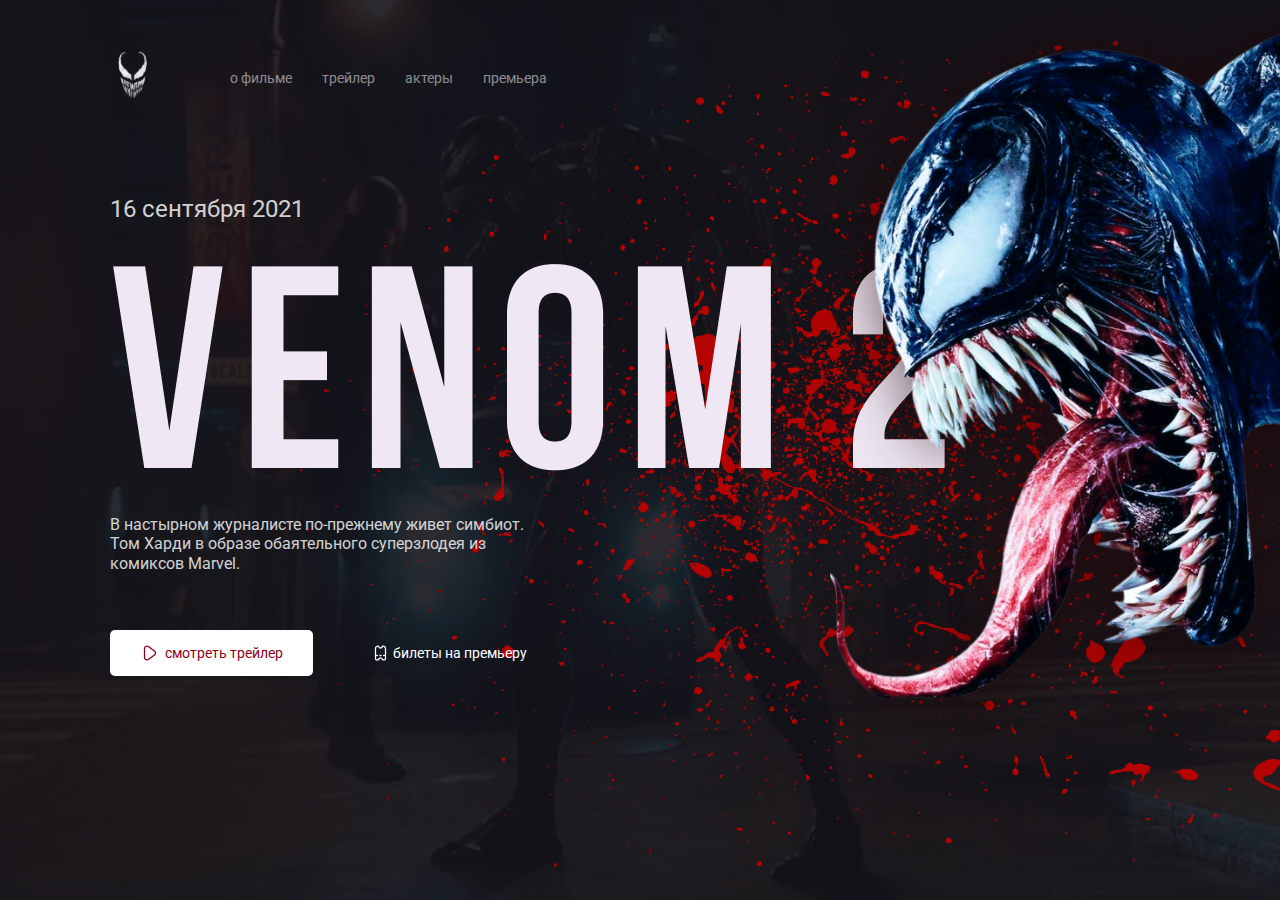
<file: index.html>
<!-- Page 1(main page) -->
<!DOCTYPE  html>
<html lang="ru">
  <head>
    <meta charset="UTF-8">
    <title>Веном 2</title>
    <link href="img/ICONvenom2.png" rel="shortcut icon">
    <link rel="preconnect" href="https://fonts.googleapis.com">
    <link rel="preconnect" href="https://fonts.gstatic.com" crossorigin>
    <link href="https://fonts.googleapis.com/css2?family=Roboto&display=swap" rel="stylesheet">
    <link href="css/reset.css" rel="stylesheet">
    <link href="css/style.css" rel="stylesheet">
  </head>
  <body>
    <!-- Начало header -->
    <header class="header">
      <img src="./img/venom_bgi_2x.png" alt="" class="venom-bgi_2">
      <div class="navbar container">
        <a href="index.html" class="mainlink">
          <img src="img/logo/i-removebg-preview 1.svg" alt="logo">
          </a>
        <!-- Началo nav -->
        <nav class="nav">
          <ul class="ul">
            <li class="li-item"><a href="about-film.html" class="link-item">о фильме</a></li>
            <li class="li-item"><a href="#" class="link-item">трейлер</a></li>
            <li class="li-item"><a href="#" class="link-item">актеры</a></li>
            <li class="li-item"><a href="#" class="link-item">премьера</a></li>
          </ul>
        </nav>
        <!-- Конец nav -->
      </div>
      <div class="aboutmainpage container">
        <p class="dataP">16 сентября 2021</p>
      </div>
      <div class="venom2 container">
        <img src="./img/Venom 2.png" alt="Venom 2">
      </div>
      <div class="description container">
        <p class="description-p">В настырном журналисте по-прежнему живет симбиот. Том Харди в образе обаятельного суперзлодея из комиксов Marvel.</p>
      </div>
      <div class="buttons container">
        <div>
          <a href="#" class="linkend linktrailer"><img src="./img/Vector_trailer.png" alt="trailer" class="img-linktrailer">смотреть трейлер</a>
        </div>
        <div>
          <a href="#" class="linkend linkticket"><img src="./img/Ticket.png" alt="ticket" class="img-linkticket">билеты на премьеру</a>
        </div>
      </div>
    </header>
    <!-- Конец header -->
  </body>
</html>
</file>
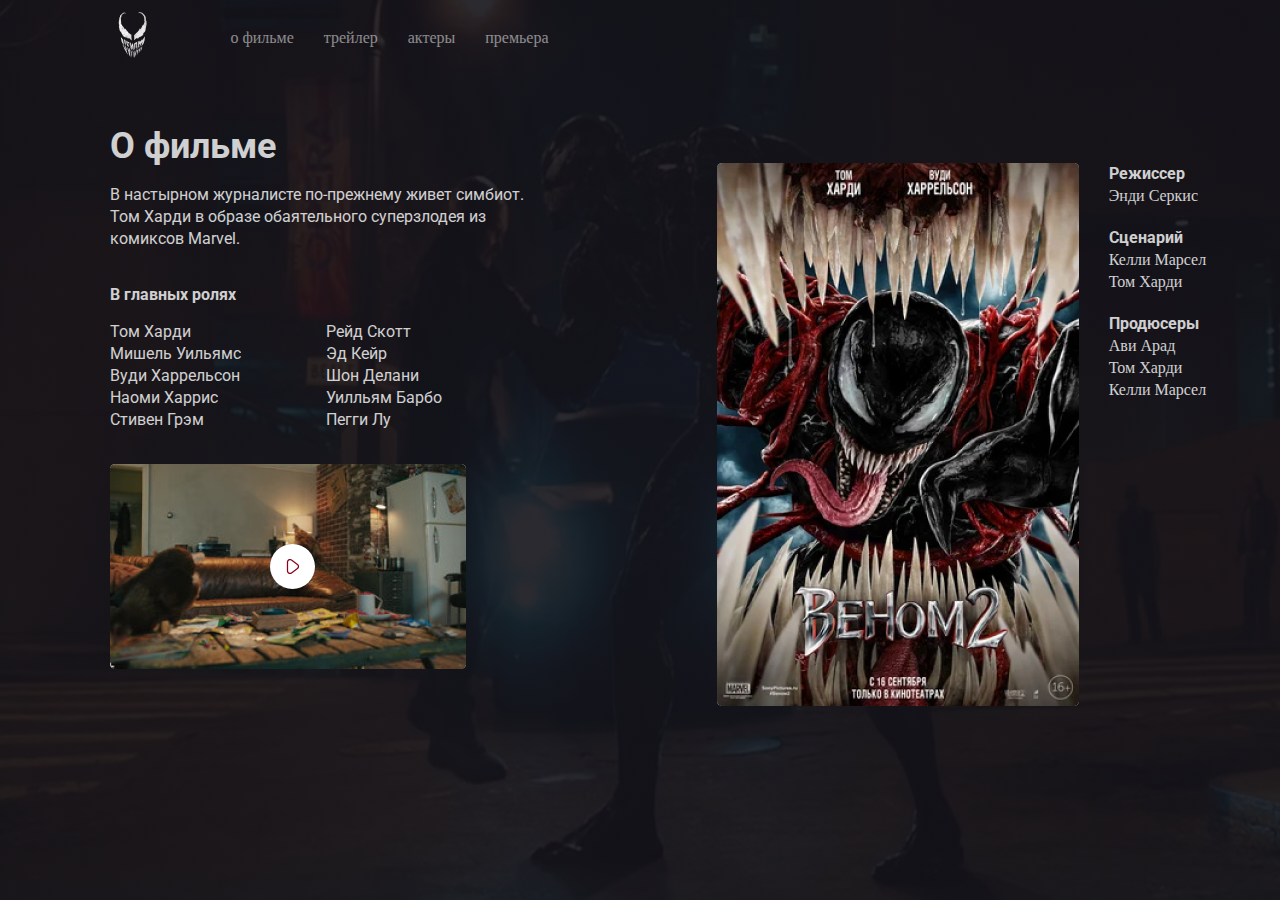
<file: about-film.html>
<!DOCTYPE html>
<html lang="en">
<head>
  <meta charset="UTF-8">
  <meta http-equiv="X-UA-Compatible" content="IE=edge">
  <meta name="viewport" content="width=device-width, initial-scale=1.0">
  <title>О фильме Веном 2</title>
  <link href="img/ICONvenom2.png" rel="shortcut icon">
  <link rel="preconnect" href="https://fonts.googleapis.com">
  <link rel="preconnect" href="https://fonts.gstatic.com" crossorigin>
  <link href="https://fonts.googleapis.com/css2?family=Roboto&display=swap" rel="stylesheet">
  <link href="css/reset.css" rel="stylesheet">
  <link href="css/about-page.css" rel="stylesheet">
</head>
<body>
  <!-- Начало header -->
  <header class="header">
    <div class="navbar container">
      <a href="index.html" class="mainlink">
        <img src="../img/img_about_page/logo/logo_about_page.png" alt="logo">
      </a>
      <!-- Началo nav -->
      <nav class="nav">
        <ul class="ul">
          <li class="li-item"><a href="about-film.html" class="link-item">о фильме</a></li>
          <li class="li-item"><a href="#" class="link-item">трейлер</a></li>
          <li class="li-item"><a href="#" class="link-item">актеры</a></li>
          <li class="li-item"><a href="#" class="link-item">премьера</a></li>
        </ul>
      </nav>
      <!-- Конец nav -->
    </div>
    <!-- Конец блоку navbar -->
    <div class="section-flex">
    <section class="main-about-film container">
      <div class="about-film">
        <h1 class="title-about-film">О фильме</h1>
        <p class="descriptin-about-film">В настырном журналисте по-прежнему живет симбиот. Том Харди в образе обаятельного суперзлодея из комиксов Marvel.</p>
      </div>
      <!--конец .about-film -->
      <div class="heroes-list-block">
        <h2 class="heroes-title">В главных ролях</h2>
        <div class="flex-lists">
          <ul class="the-first-list">
          <li class="list-item-heroes">Том Харди</li>
          <li class="list-item-heroes">Мишель Уильямс</li>
          <li class="list-item-heroes">Вуди Харрельсон</li>
          <li class="list-item-heroes">Наоми Харрис</li>
          <li class="list-item-heroes">Стивен Грэм</li>
      </ul>
        <ul class="the-second-list">
          <li class="list-item-heroes">Рейд Скотт</li>
          <li class="list-item-heroes">Эд Кейр</li>
          <li class="list-item-heroes">Шон Делани</li>
          <li class="list-item-heroes">Уилльям Барбо</li>
          <li class="list-item-heroes">Пегги Лу</li>
        </ul>
        </div>
        <!-- конец flex-lists -->
      </div>
      <!-- конец .heroes-list-block -->
      <div class="trailer-watch">
        <img src="../img/img_about_page/trailer/Rectangle 2.jpg" alt="video-trailer" class="trailer-video">
        <img src="../img/img_about_page/trailer/Frame 2.svg" alt="logo-trailer" class="trailer-video-logo">
      </div>
      <!-- конец .trailer-watch -->
    </section>
    <!-- конец section 1 -->
    <section class="about-about-film container">
      <div class="flex-about-film">
        <div class="image-venom-poster">
          <img src="../img/img_about_page/img-preview/poster.jpg" alt="" class="venom-poster">
        </div>
        <div class="lists-poster-about">
          <h3 class="title-about-poster">Режиссер</h3>
          <ul class="list-poster">
            <li class="list-item-poster">Энди Серкис</li>
        </ul>
        <h3 class="title-about-poster">Сценарий</h3>
        <ul class="list-poster">
          <li class="list-item-poster">Келли Марсел</li>
          <li class="list-item-poster">Том Харди</li>
        </ul>
        <h3 class="title-about-poster">Продюсеры</h3>
        <ul class="list-poster">
          <li class="list-item-poster">Ави Арад</li>
          <li class="list-item-poster">Том Харди</li>
          <li class="list-item-poster">Келли Марсел</li>
        </ul>
        </div>
      </div>
    </section>
    <!-- /.about-about-film container -->
    </div>
    <!-- конец flex-section -->
  </header>
  <!-- Конец header -->
</body>
</html>
</file>
<file: css/style.css>
body {
  color: #fff;
}
.container {
  max-width: 1366px;
  margin: 0 auto;
  margin-left: 110px;
}
.header {
  min-height: 100vh;
  background-color: #14131ae5;
  background-image: url("../img/blood_bgi_2.png"),
    linear-gradient(0deg, rgba(20, 19, 26, 0.9), rgba(20, 19, 26, 0.9)),
    url("../img/background2.jpg");
  background-repeat: no-repeat, no-repeat;
  background-position: right center, center top;
  background-size: 1024px, cover, cover;
}
.venom-bgi_2 {
  height: 724px;
  position: absolute;
  background-repeat: no-repeat;
  background-size: contain;
  right: 0;
  top: 12px;
}
.navbar {
  display: flex;
  padding-top: 40px;
  justify-content: left;
  align-items: center;
  margin-left: 110px;
}
.mainlink {
  margin-right: 52px;
}
.ul {
  display: flex;
}
.li-item {
  list-style-type: none;
}
.link-item {
  text-decoration: none;
  color: #fff;
  opacity: 0.5;
  margin-right: 30px;
  font-size: 14px;
  font-family: "Roboto", sans-serif;
}
.dataP {
  font-size: 24px;
  font-family: "Roboto", sans-serif;
  opacity: 0.8;
  margin-top: 80px;
}
.venom2 {
  margin-top: 40px;
  margin-left: 113px;
}
.description {
  margin-top: 40px;
  width: 423px;
}
.description-p {
  font-size: 16px;
  font-family: "Roboto", sans-serif;
  opacity: 0.8;
}
.buttons {
  display: flex;
  margin-top: 70px;
  /* width: 423px; */
  padding-bottom: 144px;
}
.linkend {
  text-decoration: none;
  color: #fff;
  font-size: 14px;
  font-family: "Roboto", sans-serif;
}
.linktrailer {
  position: relative;
  color: #8d0019;
  background-color: #fff;
  padding: 15px;
  padding-left: 55px;
  padding-right: 30px;
  border-radius: 5px;
}
.linkticket {
  position: relative;
  margin-left: 60px;
  padding-left: 20px;
}
.img-linktrailer {
  position: absolute;
  top: 0;
  left: 0;
  margin-top: 15px;
  margin-left: 33px;
}
.img-linkticket {
  position: absolute;
  top: 0;
  left: 0;
  margin-right: 10px;
}
</file>
<file: css/about-page.css>
body {
  color: #fff;
}
.container {
  max-width: 1366px;
  margin: 0 auto;
  margin-left: 110px;
}
.header {
  min-height: 100vh;
  background-color: #14131ae5;
  background-image: linear-gradient(
      0deg,
      rgba(20, 19, 26, 0.9),
      rgba(20, 19, 26, 0.9)
    ),
    url("../img/background2.jpg");
  background-repeat: no-repeat;
  background-position: center top;
  background-size: cover, cover;
}
.mainlink img {
  width: 46px;
}
.navbar {
  display: flex;
  align-items: center;
}
.ul {
  display: flex;
  margin-left: 52px;
}
.li-item {
  list-style-type: none;
  margin-right: 30px;
}
.link-item {
  color: #fff;
  opacity: 0.5;
  text-decoration: none;
}
.section-flex {
  display: flex;
  align-items: center;
}
.main-about-film {
  margin-top: 50px;
  margin-bottom: 125px;
}
.about-film {
  margin-bottom: 34px;
  max-width: 423px;
}
.title-about-film {
  font-size: 36px;
  font-weight: 700;
  line-height: 42px;
  font-family: "Roboto", sans-serif;
  opacity: 0.8;
  margin-bottom: 17px;
}
.descriptin-about-film {
  font-size: 16px;
  font-family: "Roboto", sans-serif;
  font-weight: 400;
  line-height: 22px;
  opacity: 0.8;
}
.heroes-list-block {
  margin-bottom: 33px;
}
.heroes-title {
  font-size: 16px;
  font-family: "Roboto", sans-serif;
  font-weight: 700;
  line-height: 22px;
  opacity: 0.8;
  margin-bottom: 15px;
}
.flex-lists {
  display: flex;
}
.the-first-list {
  padding: 0;
}
.list-item-heroes {
  list-style-type: none;
  font-size: 16px;
  font-family: "Roboto", sans-serif;
  font-weight: 400;
  line-height: 22px;
  opacity: 0.8;
}
.the-second-list {
  margin-left: 63px;
}
.trailer-watch {
  position: relative;
  display: inline-block;
}
.trailer-video {
  border-radius: 5px;
}
.trailer-video-logo {
  position: absolute;
  margin: 80px;
  left: 80px;
}
.flex-about-film {
  display: flex;
}
.venom-poster {
  border-radius: 5px;
}
.lists-poster-about {
  margin-left: 30px;
}
.title-about-poster {
  font-size: 16px;
  font-family: "Roboto", sans-serif;
  font-weight: 700;
  line-height: 22px;
  opacity: 0.8;
}
.list-poster {
  padding: 0;
  margin-bottom: 20px;
}
.list-item-poster {
  list-style-type: none;
  font-weight: normal;
  font-weight: 400;
  font-size: 16px;
  line-height: 22px;
  opacity: 0.8;
}
</file>
